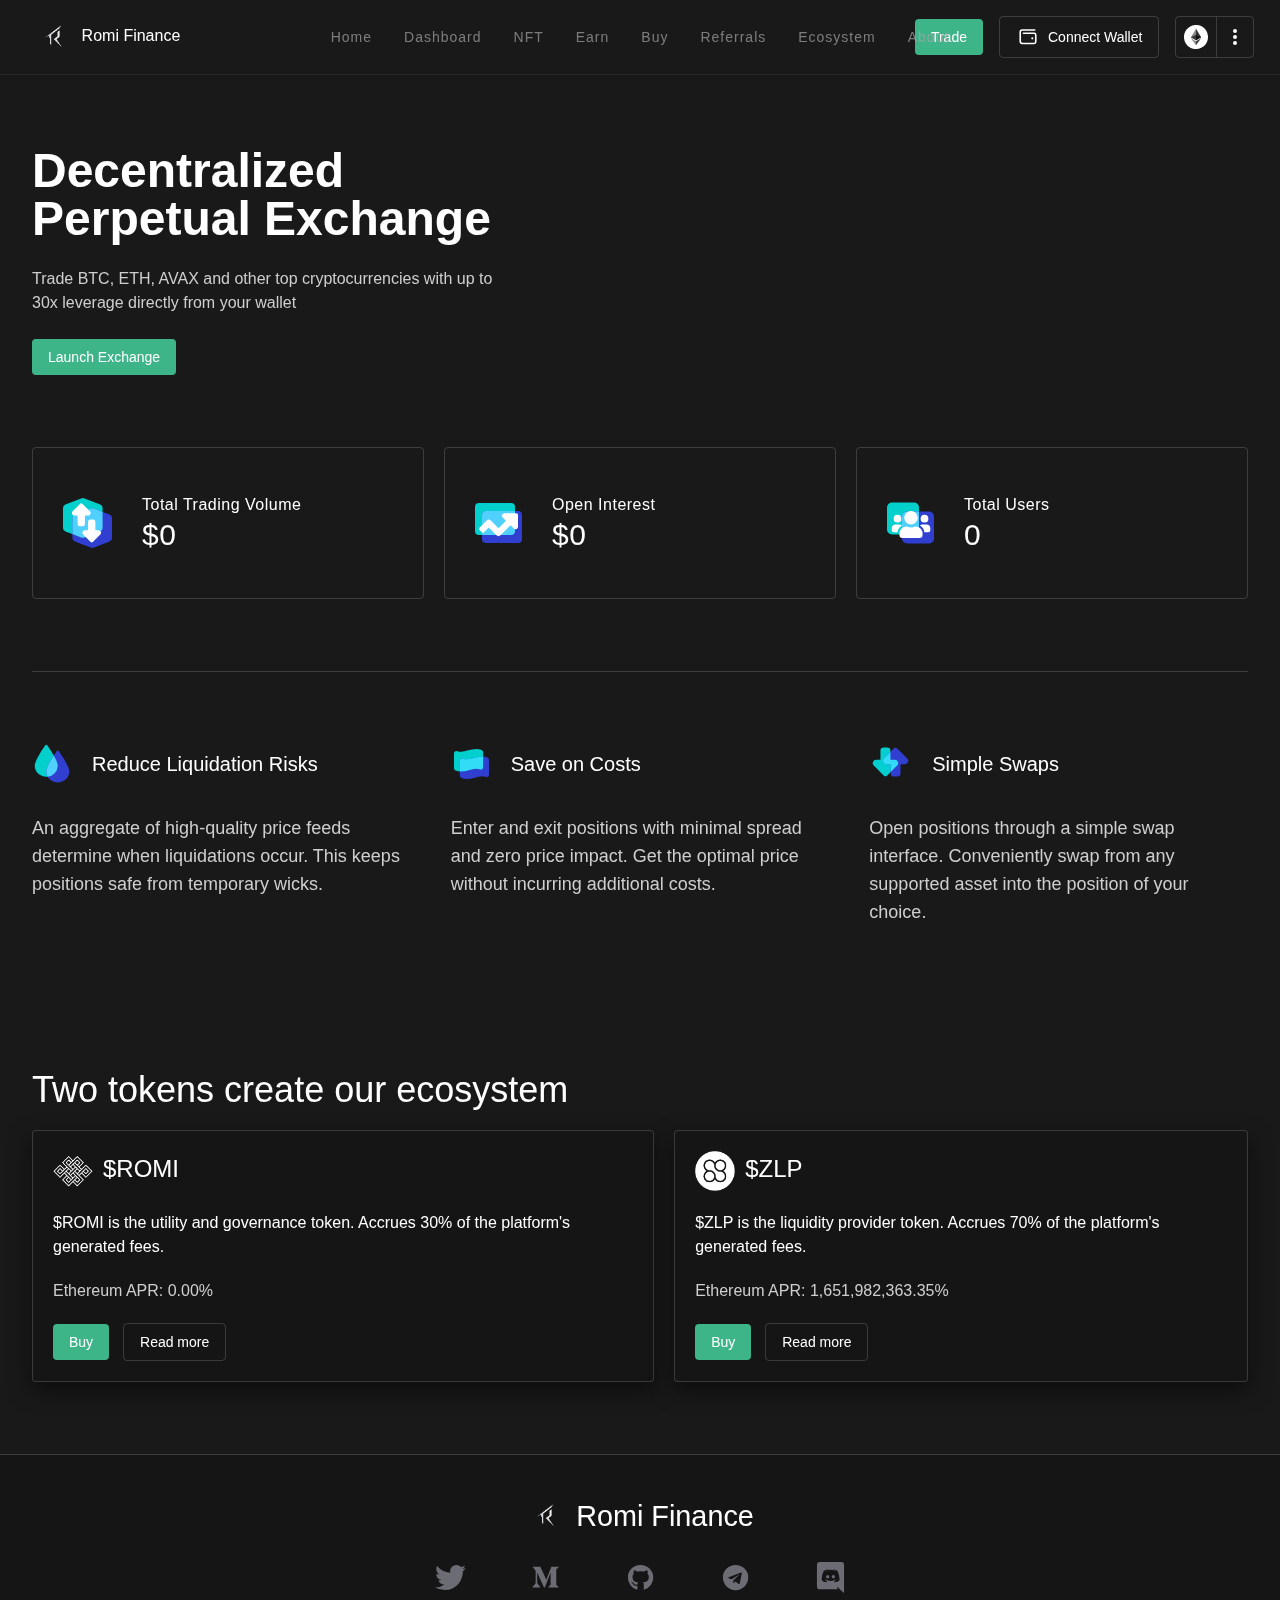
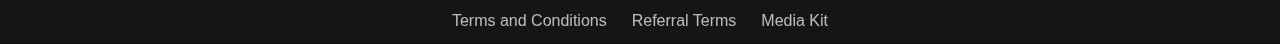
<file: index.html>
<!DOCTYPE html>
<html lang="en">
  <head>
    <meta charset="UTF-8" />
    <meta name="viewport" content="width=device-width, initial-scale=1.0" />
    <title>Romi Finance</title>
    <base href="{{site.baseurl}}" />
    <link rel="stylesheet" href="index.css" />
    <link rel="stylesheet" href="desktop.css" />
    <link rel="stylesheet" href="reset.css" />
    <script src="index.js" defer></script>
  </head>

  <body>
    <header class="header">
      <div class="header__left">
        <button id="burger-btn">
          <svg
            stroke="currentColor"
            fill="currentColor"
            stroke-width="0"
            viewBox="0 0 24 24"
            class="App-header-menu-icon"
            height="1em"
            width="1em"
            xmlns="http://www.w3.org/2000/svg"
          >
            <g>
              <path fill="none" d="M0 0h24v24H0z"></path>
              <path d="M3 4h18v2H3V4zm0 7h18v2H3v-2zm0 7h18v2H3v-2z"></path>
            </g>
          </svg>
        </button>

        <img src="/assets/header/New Logo.png" alt="" />
        <span>Romi Finance</span>
      </div>
      <nav class="header__center">
        <a href="">home</a>
        <a href="pages/dashboard.html">dashboard</a>
        <a href="">NFT</a>
        <a href="pages/earn.html">earn</a>
        <a href="">buy</a>
        <a href="">referrals</a>
        <a href="">ecosystem</a>
        <a href="">About</a>
      </nav>
      <div class="header__right">
        <button class="header__right__trade btn">Trade</button>
        <button class="header__right__connect-wallet btn">
          <img src="/assets/header/wallet.svg" alt="wallet" />
          Connect Wallet
        </button>
        <div class="header__right__options btn">
          <button>
            <img src="/assets/header/ethereum.svg" alt="ethereum" /></button
          ><button>
            <img src="/assets/header/three-dots-vertical.svg" alt="options" />
          </button>
        </div>
      </div>
    </header>

    <nav id="mobile-navigation">
      <div class="m-nav__header">
        <div class="header__left">
          <img src="/assets/header/New Logo.png" alt="" />
          <span>Romi Finance</span>
        </div>

        <button id="x-btn">
          <svg
            stroke="currentColor"
            fill="none"
            stroke-width="2"
            viewBox="0 0 24 24"
            stroke-linecap="round"
            stroke-linejoin="round"
            class="App-header-menu-icon"
            height="1em"
            width="1em"
            xmlns="http://www.w3.org/2000/svg"
          >
            <line x1="18" y1="6" x2="6" y2="18"></line>
            <line x1="6" y1="6" x2="18" y2="18"></line>
          </svg>
        </button>
      </div>

      <div class="m-nav__links">
        <a href="">home</a>
        <a href="pages/dashboard.html">dashboard</a>
        <a href="">NFT</a>
        <a href="pages/earn.html">earn</a>
        <a href="">buy</a>
        <a href="">referrals</a>
        <a href="">ecosystem</a>
        <a href="">About</a>
      </div>
    </nav>

    <main>
      <section class="hero">
        <h1 class="hero__title">
          Decentralized <br />
          Perpetual Exchange
        </h1>
        <div class="hero__description">
          Trade BTC, ETH, AVAX and other top cryptocurrencies with up to 30x
          leverage directly from your wallet
        </div>
        <button class="hero__action btn">Launch Exchange</button>
      </section>

      <section class="cards">
        <div class="card">
          <img
            src="/assets/home_top/home-trading-vol.svg"
            alt="Trading_Volume"
          />
          <div>
            <div class="card__title">Total Trading Volume</div>
            <div class="card__price">$0</div>
          </div>
        </div>
        <div class="card">
          <img src="/assets/home_top/home-intrest.svg" alt="Trading_Volume" />
          <div>
            <div class="card__title">Open Interest</div>
            <div class="card__price">$0</div>
          </div>
        </div>
        <div class="card">
          <img src="/assets/home_top/home-users.svg" alt="Trading_Volume" />
          <div>
            <div class="card__title">Total Users</div>
            <div class="card__price">0</div>
          </div>
        </div>
      </section>

      <hr />

      <section class="features">
        <div class="feature">
          <div class="feature__top">
            <img
              class="feature__icon"
              src="/assets/home-content/liquidation.svg"
              alt="Reduce_Liquidation_Risks"
            />
            <div class="feature__title">Reduce Liquidation Risks</div>
          </div>
          <div class="feature__description">
            An aggregate of high-quality price feeds determine when liquidations
            occur. This keeps positions safe from temporary wicks.
          </div>
        </div>
        <div class="feature">
          <div class="feature__top">
            <img
              class="feature__icon"
              src="/assets/home-content/home-cost.svg"
              alt="Reduce_Liquidation_Risks"
            />
            <div class="feature__title">Save on Costs</div>
          </div>
          <div class="feature__description">
            Enter and exit positions with minimal spread and zero price impact.
            Get the optimal price without incurring additional costs.
          </div>
        </div>
        <div class="feature">
          <div class="feature__top">
            <img
              class="feature__icon"
              src="/assets/home-content/home-swap.svg"
              alt="Reduce_Liquidation_Risks"
            />
            <div class="feature__title">Simple Swaps</div>
          </div>
          <div class="feature__description">
            Open positions through a simple swap interface. Conveniently swap
            from any supported asset into the position of your choice.
          </div>
        </div>
      </section>

      <section class="tokens">
        <div class="tokens__title">Two tokens create our ecosystem</div>
        <div class="tokens__bottom">
          <div class="token">
            <div class="token__top">
              <img src="/assets/home-content/home-romi.png" alt="" />
              $ROMI
            </div>
            <div class="token__desc">
              $ROMI is the utility and governance token. Accrues 30% of the
              platform's generated fees.
            </div>
            <div class="token__appr">Ethereum APR: 0.00%</div>
            <div class="token__actions">
              <button class="btn">Buy</button>
              <button class="btn">Read more</button>
            </div>
          </div>

          <div class="token">
            <div class="token__top">
              <img src="/assets/home-content/home-zlp.png" alt="" />
              $ZLP
            </div>
            <div class="token__desc">
              $ZLP is the liquidity provider token. Accrues 70% of the
              platform's generated fees.
            </div>
            <div class="token__appr">Ethereum APR: 1,651,982,363.35%</div>
            <div class="token__actions">
              <button class="btn">Buy</button>
              <button class="btn">Read more</button>
            </div>
          </div>
        </div>
      </section>
    </main>

    <hr />

    <footer class="footer">
      <div class="footer__logo">
        <img src="/assets/header/New Logo.png" alt="" />Romi Finance
      </div>
      <div class="footer__social__links">
        <a class="footer__social__link" href=""
          ><img src="/assets/footer/twitter.svg" alt=""
        /></a>
        <a class="footer__social__link" href=""
          ><img src="/assets/footer/medium.svg" alt=""
        /></a>
        <a class="footer__social__link" href=""
          ><img src="/assets/footer/github.svg" alt=""
        /></a>
        <a class="footer__social__link" href=""
          ><img src="/assets/footer/romichat.svg" alt=""
        /></a>
        <a class="footer__social__link" href=""
          ><img src="/assets/footer/discord.svg" alt=""
        /></a>
      </div>
      <div class="footer__links">
        <a class="footer__link" href="#">Terms and Conditions</a>
        <a class="footer__link" href="#">Referral Terms</a>
        <a class="footer__link" href="#">Media Kit</a>
      </div>
    </footer>
  </body>
</html>
</file>
<file: index.css>
* {
  --primary-color: #191919;
  --secondary-color: #151515;
  --accent-color: #3eb489;
  --accent-hover-color: #207a59;

  --dark-blue-border: hsla(0, 0%, 100%, 0.1607843137254902);
  --dark-blue-hover: hsla(0, 0%, 93.3%, 0.0784313725490196);

  --font-small: 0.875rem;
  --line-h-small: 1.25rem;

  --text-secondary: #cecece;
}

[data-underline] {
  text-decoration: underline;
  -webkit-text-decoration-style: dashed;
  text-decoration-style: dashed;
  text-decoration-thickness: 1px;
  text-underline-offset: 2px;
  -webkit-text-decoration-color: hsla(0, 0%, 100%, 0.6);
  text-decoration-color: hsla(0, 0%, 100%, 0.6);
}

hr {
  border-color: var(--dark-blue-border);
}

body {
  color: #fff;
  background-color: var(--primary-color);
  font-size: 1rem; /* 16px */
  line-height: 1.5rem; /* 24px */
  font-family: 'Relative', sans-serif;
}

a {
  text-decoration: none;
  opacity: 0.7;
  color: inherit;
  transition-property: all;
  transition-timing-function: cubic-bezier(0.4, 0, 0.2, 1);
  transition-duration: 150ms;
}

main {
  max-width: 1280px;
  padding: 0 2rem;
  margin-left: auto;
  margin-right: auto;
}

section {
  margin: 0 auto;
}

a:hover {
  opacity: 1;
}

/* header */

.header {
  display: grid;
  grid-template-columns: repeat(1, minmax(0, 1fr));
  align-items: center;
  justify-content: space-between;
  border-bottom: 1px solid hsla(0, 0%, 100%, 0.062745098);
  backdrop-filter: blur(4px);
  padding: 1rem 1.6rem;
}

.header__left {
  grid-column: span 1 / span 1;
  place-self: start;
  display: flex;
  align-items: center;
  gap: 0.5rem;
}

.header__left > img {
  height: 40px;
  width: 40px;
}

.header__left > svg {
  color: white;
  height: 20px;
  width: 20px;
}

.header__center {
  color: #a7a7a9;
  grid-column: span 1 / span 1;
  place-self: center;
  display: flex;
  align-items: center;
  display: none;
  gap: 2rem;
  font-size: var(--font-small);
  line-height: var(--line-h-small);
  font-weight: 500;
  text-transform: capitalize;
  letter-spacing: 1px;
}

.header__right {
  place-self: start;
  grid-column: span 1 / span 1;
  display: flex;
  align-items: center;
  gap: 1rem;
  font-size: var(--font-small);
  line-height: var(--line-h-small);
}

.btn {
  border-radius: 4px;
  padding: 0.5rem 1rem;
}

.header__right__trade {
  background-color: var(--accent-color);
  transition-property: all;
  transition-timing-function: cubic-bezier(0.4, 0, 0.2, 1);
  transition-duration: 150ms;
}

.header__right__trade:hover {
  background-color: var(--accent-hover-color);
}

.header__right__connect-wallet {
  border: 1px solid var(--dark-blue-border);
  display: flex;
  align-items: center;
  gap: 0.5rem;
  transition-property: all;
  transition-timing-function: cubic-bezier(0.4, 0, 0.2, 1);
  transition-duration: 150ms;
}

.header__right__connect-wallet:hover {
  background-color: var(--dark-blue-hover);
}

.header__right__options {
  border: 1px solid var(--dark-blue-border);
  display: flex;
  align-items: center;
  padding: 0;
}

.header__right__options > button {
  padding: 0.5rem 0.5rem;
  transition-property: all;
  transition-timing-function: cubic-bezier(0.4, 0, 0.2, 1);
  transition-duration: 150ms;
}

.header__right__options > button:hover {
  background-color: var(--dark-blue-hover);
}

.header__right__options > button:first-child {
  border-right: 1px solid var(--dark-blue-border);
}

#mobile-navigation {
  display: flex;
  flex-direction: column;
  transition-property: width;
  transition-timing-function: cubic-bezier(0.4, 0, 0.2, 1);
  transition-duration: 150ms;
  position: fixed;
  top: 0;
  bottom: 0;
  left: 0;
  background: rgba(25, 25, 25, 0.5392156863) 0 0 no-repeat padding-box;
  box-shadow: 0.8rem 0.3rem 0.6rem rgba(0, 0, 0, 0.1607843137);
  opacity: 1;
  -webkit-backdrop-filter: blur(8px) saturate(1.8);
  backdrop-filter: blur(8px) saturate(1.8);
  z-index: 801;
  height: 100vh;
  width: 0rem;
  overflow-y: auto;
  -ms-overflow-style: none;
  scrollbar-width: none;
  max-width: 100%;
}

.m-nav__header {
  display: flex;
  align-items: center;
  justify-content: space-between;
  height: fit-content;
  width: 100%;
  padding: 1rem 1.6rem;
}

.m-nav__links {
  display: flex;
  flex-direction: column;
  gap: 1rem;
  height: 100%;
  width: 100%;
}

.m-nav__links > a {
  padding: 1rem 1.6rem;
  transition-property: all;
  transition-timing-function: cubic-bezier(0.4, 0, 0.2, 1);
  transition-duration: 150ms;
}

.m-nav__links > a:hover {
  background-color: var(--dark-blue-hover);
}

.default__container {
  max-width: 126.4rem;
  padding-left: 3.2rem;
  padding-right: 3.2rem;
  margin: 0 auto;
}

/* hero section */
.hero {
  padding-top: 3.5rem;
}

.hero__action {
  background-color: var(--accent-color);
  margin-top: 1.5rem;
  transition-property: all;
  transition-timing-function: cubic-bezier(0.4, 0, 0.2, 1);
  transition-duration: 150ms;
  font-size: var(--font-small);
  line-height: var(--line-h-small);
}

.hero__action:hover {
  background-color: var(--accent-hover-color);
}

.hero__title {
  font-size: 2rem; /* 48px */
  line-height: 1;
  font-weight: 700;
  margin-bottom: 1.5rem;
  letter-spacing: 0;
}

.hero__description {
  color: var(--text-secondary);
  max-width: 30rem;
}

/* cards section */

.cards {
  display: flex;
  flex-direction: column;
  width: 100%;
  padding: 3.5rem 0;
  gap: 20px;
}

.card__price {
  font-size: 1.875rem; /* 30px */
  line-height: 2.25rem; /* 36px */
}

.card {
  border: 1px solid var(--dark-blue-border);
  border-radius: 4px;
  padding: 2.8rem 30px;
  letter-spacing: 0.5px;
  width: 100%;
  display: flex;
  gap: 30px;
}

/* features section */

.features {
  display: flex;
  flex-direction: column;
  width: 100%;
  padding: 3.5rem 0;
  gap: 40px;
}

.feature {
  width: 100%;
  display: flex;
  flex-direction: column;
  gap: 30px;
}

.feature__top {
  display: flex;
  align-items: center;
  gap: 20px;
}

.feature__title {
  font-size: 1.25rem; /* 20px */
  line-height: 1.75rem;
}

.feature__description {
  color: var(--text-secondary);
  font-size: 1.125rem; /* 18px */
  line-height: 1.75rem; /* 28px */
}

/* tokens section */
.tokens {
  display: flex;
  flex-direction: column;
  gap: 20px;
  padding: 3.5rem 0;
  /* border: 1px solid white; */
}
.tokens__title {
  /* border: 1px solid white; */
  font-size: 1.875rem; /* 30px */
  line-height: 2.25rem; /* 36px */
}

.tokens__bottom {
  display: flex;
  flex-direction: column;
  gap: 20px;
}

.token {
  box-shadow: 0 0.5rem 1.3rem rgba(0, 0, 0, 0.5215686274509804);
  border: 1px solid var(--dark-blue-border);
  border-radius: 4px;
  padding: 20px;
  gap: 20px;
  display: flex;
  flex-direction: column;
  background-color: var(--secondary-color);
}

.token__top {
  display: flex;
  gap: 10px;
  font-size: 1.5rem;
}

.token__top > img {
  height: 40px;
}

.token__appr {
  color: var(--text-secondary);
}

.token__actions {
  font-size: var(--font-small);
  line-height: var(--line-h-small);
}

.token__actions > button:first-child {
  background-color: var(--accent-color);
  transition-property: all;
  transition-timing-function: cubic-bezier(0.4, 0, 0.2, 1);
  transition-duration: 150ms;
}

.token__actions > button:first-child:hover {
  background-color: var(--accent-hover-color);
}

.token__actions > button:nth-child(2) {
  margin-left: 10px;
  border: 1px solid var(--dark-blue-border);
  transition-property: all;
  transition-timing-function: cubic-bezier(0.4, 0, 0.2, 1);
  transition-duration: 150ms;
}

.token__actions > button::nth-child(2):hover {
  background-color: var(--dark-blue-hover);
}

/* footer */

.footer {
  display: flex;
  flex-direction: column;
  align-items: center;
  flex-direction: column;
  padding-top: 2.5rem;
  background-color: var(--secondary-color);
}

.footer__logo > img {
  height: 40px;
  width: 40px;
}
.footer__logo {
  display: flex;
  gap: 10px;
  font-size: 1.8rem;
}

.footer__social__links {
  display: flex;
  align-items: center;
  gap: 1rem;
  padding-top: 1.5rem;
}

.footer__social__link > img {
  height: 20px;
  width: 20px;
}

.footer__links {
  display: flex;
  flex-direction: column;
  align-items: center;
  font-size: 16px;
  gap: 25px;
  padding-top: 1rem;
  padding-bottom: 0.7rem;
}

.footer__link:hover {
  color: white;
}

.footer__social__link > img:hover {
  color: white;
}
</file>
<file: desktop.css>
@media (min-width: 640px) {
  .header {
    grid-template-columns: repeat(2, minmax(0, 1fr));
  }
  .header__right {
    place-self: end;
  }
  .hero {
    padding-top: 4.5rem;
  }
  .hero__title {
    font-size: 3rem;
  }
  .cards {
    flex-direction: row;
    padding: 4.5rem 0;
  }
  .features {
    flex-direction: row;
    padding: 4.5rem 0;
  }
  .tokens {
    padding: 4.5rem 0;
  }
  .tokens__bottom {
    flex-direction: row;
  }
  .tokens__title {
    font-size: 2.25rem; /* 36px */
    line-height: 2.5rem; /* 40px */
  }
  .footer__social__links {
    gap: 4rem;
  }
  .footer__social__link > img {
    height: 31px;
    width: 31px;
  }
  .footer__links {
    flex-direction: row;
  }
  .main-section__cards {
    flex-direction: row;
  }
  .main-section__card {
    width: calc(50% - 20px);
  }

  .d-tokens > .main-section__cards > .main-section__card:last-child {
    display: flex;
  }

  .d-tokens > .main-section__cards > .main-section__card:not(:last-child) {
    flex-direction: row;
  }
}

/* responsive */
@media (min-width: 1024px) {
  .header {
    grid-template-columns: repeat(3, minmax(0, 1fr));
  }
  .header__center {
    display: flex;
  }
  .header__left > button > svg {
    display: none;
  }
}
</file>
